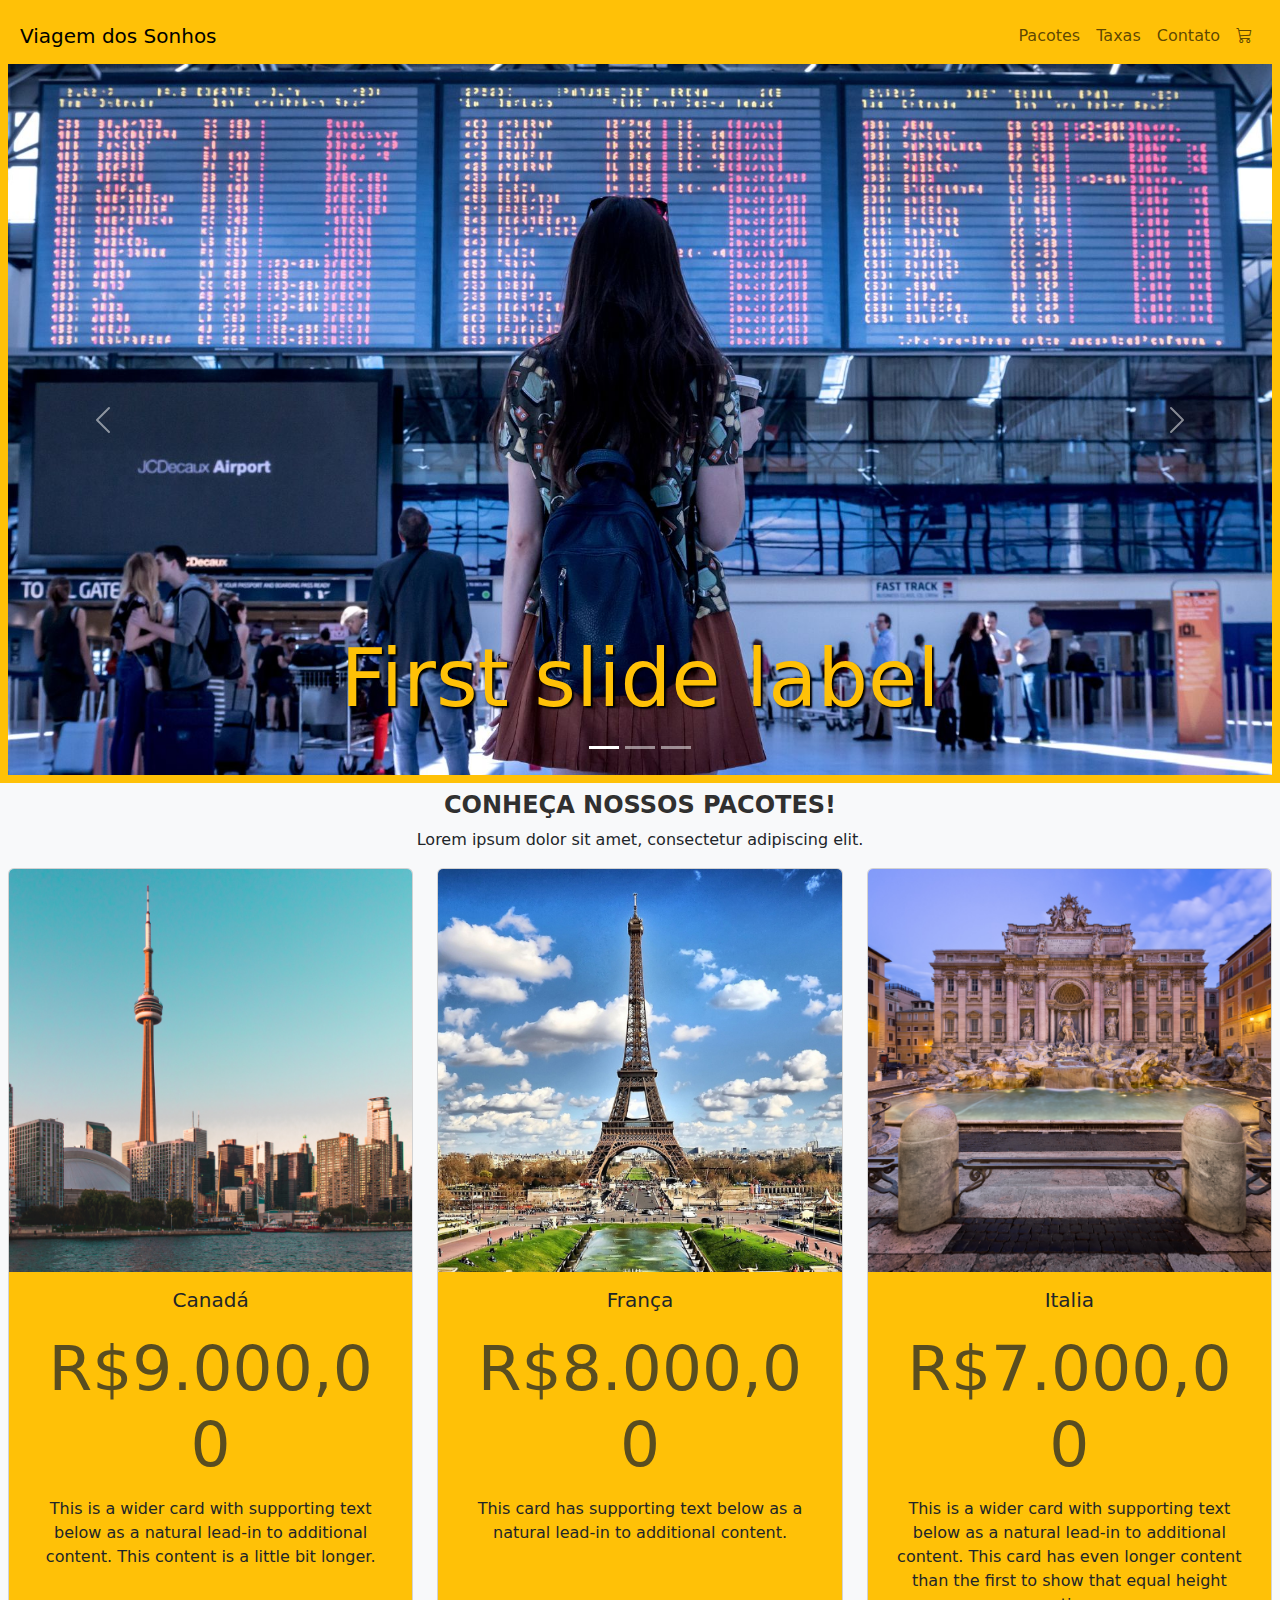
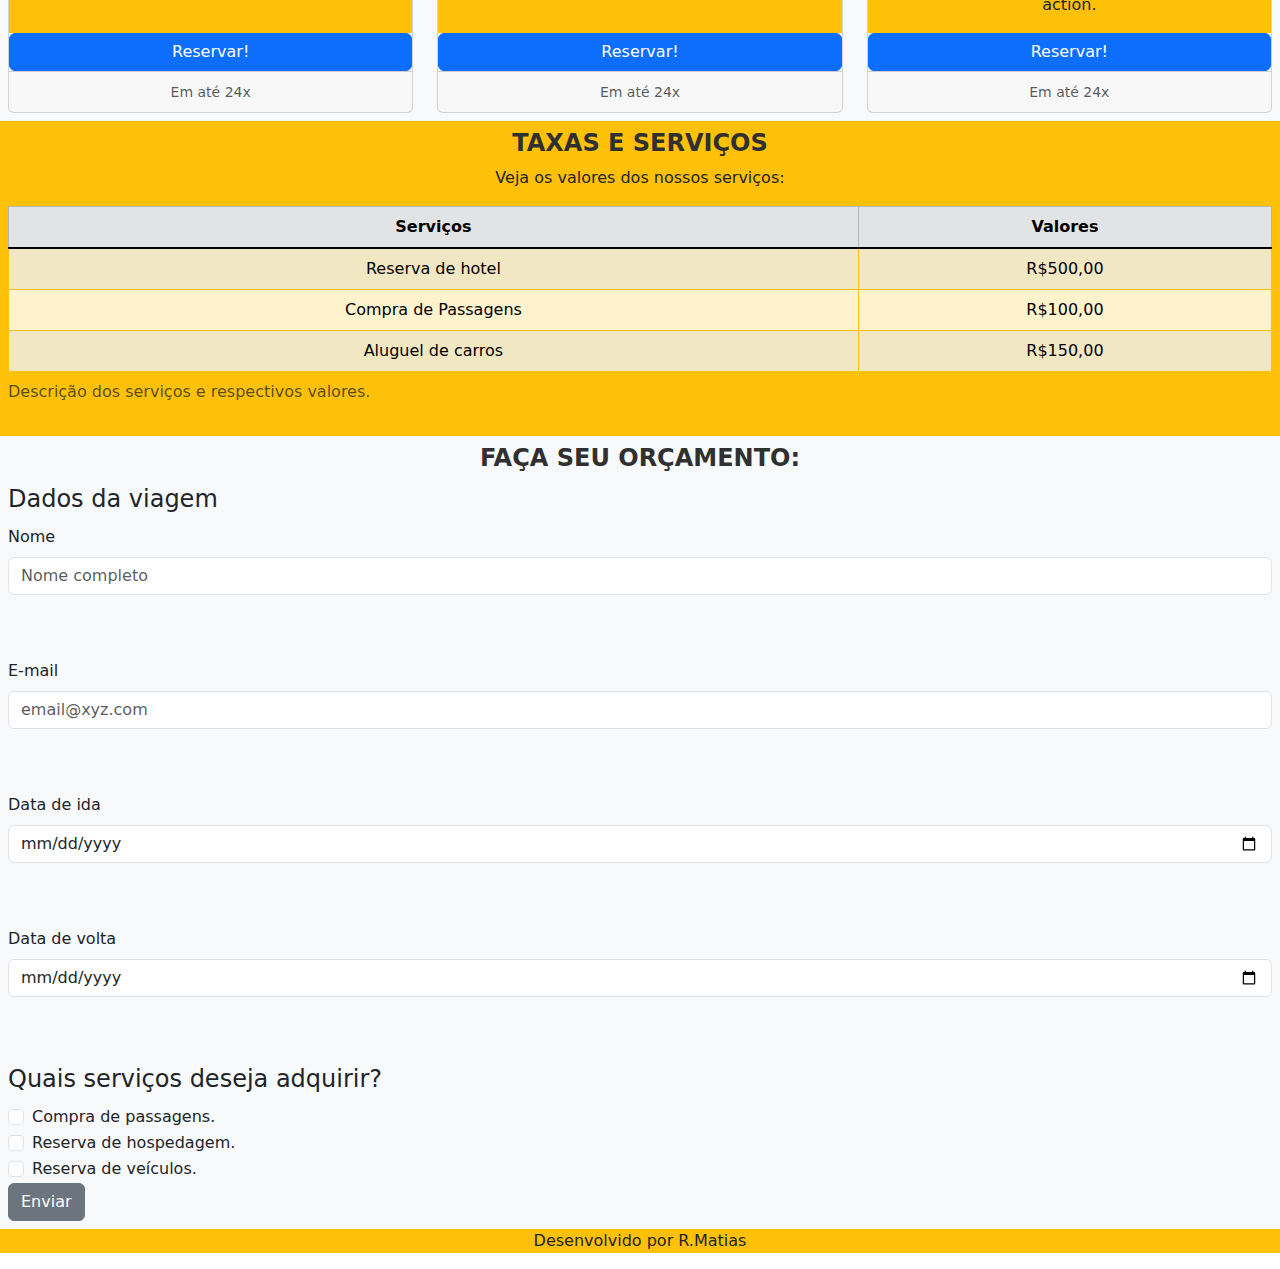
<file: site/index.html>
<!DOCTYPE html>
<html lang="pt-br">
<head>
    <meta charset="UTF-8">
    <meta name="viewport" content="width=device-width, initial-scale=1.0">
    <title>Viagem dos Sonhos</title>
    <link href="https://cdn.jsdelivr.net/npm/bootstrap@5.3.3/dist/css/bootstrap.min.css" rel="stylesheet" integrity="sha384-QWTKZyjpPEjISv5WaRU9OFeRpok6YctnYmDr5pNlyT2bRjXh0JMhjY6hW+ALEwIH" crossorigin="anonymous">
    <link rel="stylesheet" href="https://cdn.jsdelivr.net/npm/bootstrap-icons@1.11.3/font/bootstrap-icons.min.css">
    <link rel="stylesheet" href="style.css">
</head>
<body>
    <header class="container-fluid p-2 bg-warning text-center">
        <nav class="navbar navbar-expand-lg bg-warning">
            <div class="container-fluid">
              <a class="navbar-brand" href="#">Viagem dos Sonhos</a>
              <button class="navbar-toggler" type="button" data-bs-toggle="collapse" data-bs-target="#navbarSupportedContent" aria-controls="navbarSupportedContent" aria-expanded="false" aria-label="Toggle navigation">
                <span class="navbar-toggler-icon"></span>
              </button>
              <div class="collapse navbar-collapse justify-content-end bg-warning" id="navbarSupportedContent">
                <ul class="navbar-nav">
                  <li class="nav-item">
                    <a class="nav-link" aria-current="page" href="#">Pacotes</a>
                  </li>
                  <li class="nav-item">
                    <a class="nav-link" href="#">Taxas</a>
                  </li>
                  <li class="nav-item">
                    <a class="nav-link" href="#">Contato</a>
                  </li>
                  <li class="nav-item">
                    <a class="nav-link" href="#"><i class="bi bi-cart3"></i></a>
                  </li>
                </ul>
              </div>
            </div>
          </nav>

          <div id="carouselExampleCaptions" class="carousel slide">
            <div class="carousel-indicators">
              <button type="button" data-bs-target="#carouselExampleCaptions" data-bs-slide-to="0" class="active" aria-current="true" aria-label="Slide 1"></button>
              <button type="button" data-bs-target="#carouselExampleCaptions" data-bs-slide-to="1" aria-label="Slide 2"></button>
              <button type="button" data-bs-target="#carouselExampleCaptions" data-bs-slide-to="2" aria-label="Slide 3"></button>
            </div>
            <div class="carousel-inner">
              <div class="carousel-item active">
                <img src="./img/1.jpg" class="d-block w-100" alt="...">
                <div class="carousel-caption d-none d-md-block">
                  <h5>First slide label</h5>
                </div>
              </div>
              <div class="carousel-item">
                <img src="./img/2.jpg" class="d-block w-100" alt="...">
                <div class="carousel-caption d-none d-md-block">
                  <h5>Second slide label</h5>
                </div>
              </div>
              <div class="carousel-item">
                <img src="./img/3.jpg" class="d-block w-100" alt="...">
                <div class="carousel-caption d-none d-md-block">
                  <h5>Third slide label</h5>
                </div>
              </div>
            </div>
            <button class="carousel-control-prev" type="button" data-bs-target="#carouselExampleCaptions" data-bs-slide="prev">
              <span class="carousel-control-prev-icon" aria-hidden="true"></span>
              <span class="visually-hidden">Previous</span>
            </button>
            <button class="carousel-control-next" type="button" data-bs-target="#carouselExampleCaptions" data-bs-slide="next">
              <span class="carousel-control-next-icon" aria-hidden="true"></span>
              <span class="visually-hidden">Next</span>
            </button>
          </div>
    </header>

    <section class="container-fluid bg-light text-center p-2">
        <h2>Conheça nossos pacotes!</h2>
        <p>
            Lorem ipsum dolor sit amet, consectetur adipiscing elit.

        </p>

        <div class="row row-cols-1 row-cols-md-3 g-4">
            <div class="col">
              <div class="card h-100 ">
                <img src="img/canada.png" class="card-img-top" alt="...">
                <div class="card-body bg-warning">
                  <h5 class="card-title">Canadá</h5>
                  <h1 class="card-subtitle text-muted">R$9.000,00</h1>
                  <p class="card-text">This is a wider card with supporting text below as a natural lead-in to additional content. This content is a little bit longer.</p>
                </div>
                <a href="#" class="btn btn-primary" data-bs-toggle="modal" data-bs-target="#exampleModal">Reservar!</a>
                <div class="card-footer">
                  <small class="text-body-secondary">Em até 24x</small>
                </div>
              </div>
            </div>

            <div class="col">
              <div class="card h-100 ">
                <img src="img/franca.png" class="card-img-top" alt="...">
                <div class="card-body bg-warning">
                  <h5 class="card-title">França</h5>
                  <h1 class="card-subtitle text-muted">R$8.000,00</h1>
                  <p class="card-text">This card has supporting text below as a natural lead-in to additional content.</p>
                </div>
                <a href="#" class="btn btn-primary" data-bs-toggle="modal" data-bs-target="#exampleModal">Reservar!</a>
                <div class="card-footer">
                  <small class="text-body-secondary">Em até 24x</small>
                </div>
              </div>
            </div>

            <div class="col">
              <div class="card h-100 ">
                <img src="img/italia.png" class="card-img-top" alt="...">
                <div class="card-body bg-warning">
                  <h5 class="card-title">Italia</h5>
                  <h1 class="card-subtitle text-muted">R$7.000,00</h1>
                  <p class="card-text">This is a wider card with supporting text below as a natural lead-in to additional content. This card has even longer content than the first to show that equal height action.</p>
                </div>
                <a href="#" class="btn btn-primary" data-bs-toggle="modal" data-bs-target="#exampleModal">Reservar!</a>
                <div class="card-footer">
                  <small class="text-body-secondary">Em até 24x</small>
                </div>
              </div>
            </div>
          </div>
        
    </section>

    <section class="container-fluid bg-warning text-center p-2">
        <h2>Taxas e Serviços</h2>
        <p>Veja os valores dos nossos serviços:</p>

        <table class="table table-warning table-striped table-hover table-bordered border-warning">
            <caption>Descrição dos serviços e respectivos valores.</caption>
            <thead class="table-secondary">
                <tr>
                    <th>Serviços</th>
                    <th>Valores</th>
                </tr>
            </thead>

            <tbody class="table-group-divider">
                <tr>
                    <td>Reserva de hotel</td>
                    <td>R$500,00</td>
                </tr>
    
                <tr>
                    <td> Compra de Passagens</td>
                    <td> R$100,00</td>
                </tr>
    
                <tr>
                    <td> Aluguel de carros</td>
                    <td> R$150,00</td>
                </tr>
            </tbody>
            
        </table>
    </section>
    

    <section class="container-fluid bg-light p-2">
        <h2 class="text-center">Faça seu orçamento:</h2>
        <form method="get" action="">
            <fieldset>
                <legend>Dados da viagem</legend>
                <div class="mb-3">
                    <label class="form-label" for="nome">Nome <br>   
                    </label>
                    <input type="text" class="form-control" name="nome" id="nome" placeholder="Nome completo"><br><br>
                </div>
                
                <div class="mb-3">
                    <label class="form-label" for="email">E-mail<br>
                    </label>
                    <input type="email" class="form-control" placeholder="email@xyz.com" name="email" id="email"><br><br>
                </div>
                
                <div class="mb-3">
                    <label class="form-label" for="dataIda">Data de ida<br>       
                    </label>
                    <input type="date" class="form-control" name="dataIda" id="dataIda"><br><br>
                </div>

                <div class="mb-3">
                    <label class="form-label" for="dataVolta">Data de volta<br>       
                    </label>
                    <input type="date" class="form-control" name="dataVolta" id="dataVolta"><br><br>
                </div>
            </fieldset>

            <fieldset>
                <legend>Quais serviços deseja adquirir?</legend>
                <div class="form-check">
                    <input type="checkbox" class="form-check-input" name="passagens" value="passagens" id="compraPassagens">
                    <label class="form-check-label" for="compraPassagens">
                        Compra de passagens.
                    </label>
                </div>

                <div class="form-check">
                    <input type="checkbox" class="form-check-input" name="hospedagem" value="hospedagem" id="reservaHospedagem">
                    <label class="form-check-label" for="reservaHospedagem">
                        Reserva de hospedagem.
                    </label>
                </div>
                
                <div class="form-check">
                    <input type="checkbox" class="form-check-input" name="veiculos" value="veiculos" id="reservaVeiculos">
                    <label class="form-check-label" for="reservaVeiculos">
                        Reserva de veículos.
                    </label>
                </div>
            </fieldset>

            <button class="btn btn-secondary" type="button">Enviar</button>

        </form>
    </section>

    
    <footer class="container-fluid bg-warning text-center">
        <p>Desenvolvido por R.Matias</p>
    </footer>
    <script src="https://cdn.jsdelivr.net/npm/bootstrap@5.3.3/dist/js/bootstrap.bundle.min.js" integrity="sha384-YvpcrYf0tY3lHB60NNkmXc5s9fDVZLESaAA55NDzOxhy9GkcIdslK1eN7N6jIeHz" crossorigin="anonymous"></script>    
</body>

  <!-- Modal -->
  <div class="modal fade" id="exampleModal" tabindex="-1" aria-labelledby="exampleModalLabel" aria-hidden="true">
    <div class="modal-dialog">
      <div class="modal-content">
        <div class="modal-header">
          <h1 class="modal-title fs-5" id="exampleModalLabel">Suas compras</h1>
          <button type="button" class="btn-close" data-bs-dismiss="modal" aria-label="Close"></button>
        </div>
        <div class="modal-body">
          Produto adicionado ao carrinho!
        </div>
        <div class="modal-footer">
          <button type="button" class="btn btn-primary" data-bs-dismiss="modal">Continuar comprando.</button>
          <a href="checkout.html" type="button" class="btn btn-success">Finalizar compra.</a>
        </div>
      </div>
    </div>
  </div>
</html>
</file>
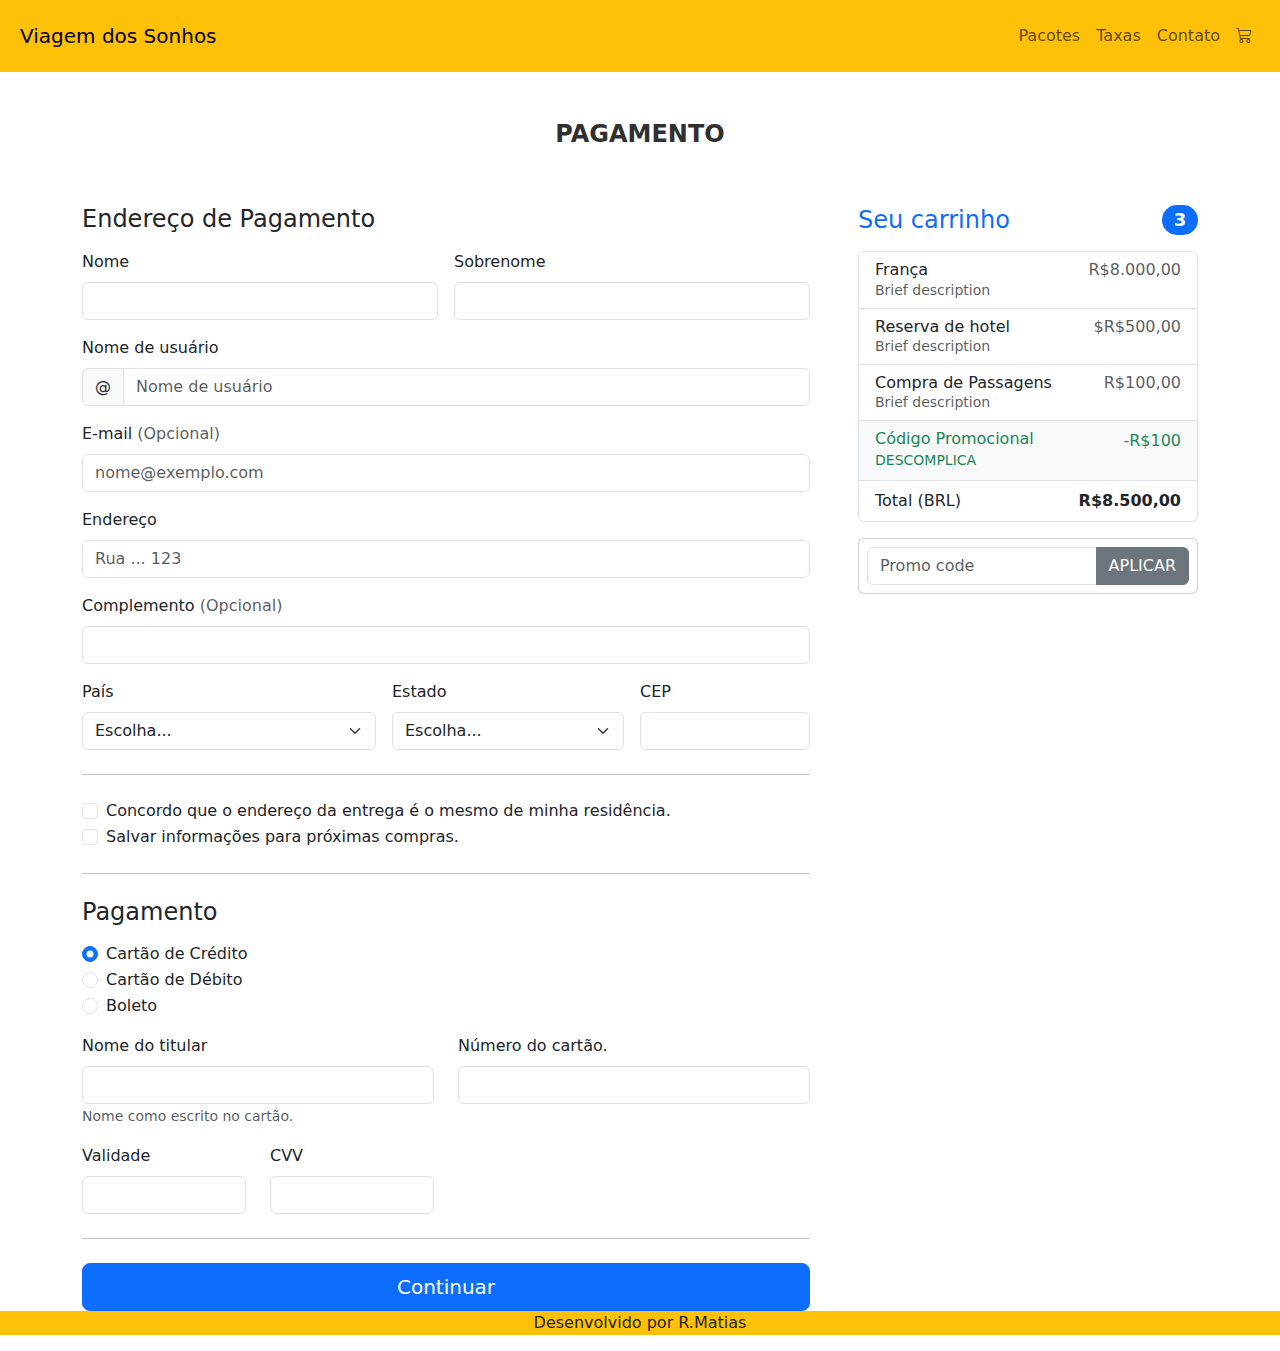
<file: site/checkout.html>
<!DOCTYPE html>
<html lang="pt-br">
<head>
    <meta charset="UTF-8">
    <meta name="viewport" content="width=device-width, initial-scale=1.0">
    <title>Viagem dos Sonhos</title>
    <link href="https://cdn.jsdelivr.net/npm/bootstrap@5.3.3/dist/css/bootstrap.min.css" rel="stylesheet" integrity="sha384-QWTKZyjpPEjISv5WaRU9OFeRpok6YctnYmDr5pNlyT2bRjXh0JMhjY6hW+ALEwIH" crossorigin="anonymous">
    <link rel="stylesheet" href="https://cdn.jsdelivr.net/npm/bootstrap-icons@1.11.3/font/bootstrap-icons.min.css">
    <link rel="stylesheet" href="style.css">
</head>
<body>
    <header class="container-fluid p-2 bg-warning text-center">
        <nav class="navbar navbar-expand-lg bg-warning">
            <div class="container-fluid">
              <a class="navbar-brand" href="#">Viagem dos Sonhos</a>
              <button class="navbar-toggler" type="button" data-bs-toggle="collapse" data-bs-target="#navbarSupportedContent" aria-controls="navbarSupportedContent" aria-expanded="false" aria-label="Toggle navigation">
                <span class="navbar-toggler-icon"></span>
              </button>
              <div class="collapse navbar-collapse justify-content-end bg-warning" id="navbarSupportedContent">
                <ul class="navbar-nav">
                  <li class="nav-item">
                    <a class="nav-link" aria-current="page" href="#">Pacotes</a>
                  </li>
                  <li class="nav-item">
                    <a class="nav-link" href="#">Taxas</a>
                  </li>
                  <li class="nav-item">
                    <a class="nav-link" href="#">Contato</a>
                  </li>
                  <li class="nav-item">
                    <a class="nav-link" href="#"><i class="bi bi-cart3"></i></a>
                  </li>
                </ul>
              </div>
            </div>
          </nav>
    </header>

          <main class="container">
            <div class="py-5 text-center">
              <h2>Pagamento</h2>
            </div>
        
            <div class="row g-5">
              <div class="col-md-5 col-lg-4 order-md-last">
                <h4 class="d-flex justify-content-between align-items-center mb-3">
                  <span class="text-primary">Seu carrinho</span>
                  <span class="badge bg-primary rounded-pill">3</span>
                </h4>
                <ul class="list-group mb-3">
                  <li class="list-group-item d-flex justify-content-between lh-sm">
                    <div>
                      <h6 class="my-0">França</h6>
                      <small class="text-body-secondary">Brief description</small>
                    </div>
                    <span class="text-body-secondary">R$8.000,00</span>
                  </li>
                  <li class="list-group-item d-flex justify-content-between lh-sm">
                    <div>
                      <h6 class="my-0">Reserva de hotel</h6>
                      <small class="text-body-secondary">Brief description</small>
                    </div>
                    <span class="text-body-secondary">$R$500,00</span>
                  </li>
                  <li class="list-group-item d-flex justify-content-between lh-sm">
                    <div>
                      <h6 class="my-0">Compra de Passagens</h6>
                      <small class="text-body-secondary">Brief description</small>
                    </div>
                    <span class="text-body-secondary">R$100,00</span>
                  </li>
                  <li class="list-group-item d-flex justify-content-between bg-body-tertiary">
                    <div class="text-success">
                      <h6 class="my-0">Código Promocional</h6>
                      <small>DESCOMPLICA</small>
                    </div>
                    <span class="text-success">-R$100</span>
                  </li>
                  <li class="list-group-item d-flex justify-content-between">
                    <span>Total (BRL)</span>
                    <strong>R$8.500,00</strong>
                  </li>
                </ul>
        
                <form class="card p-2">
                  <div class="input-group">
                    <input type="text" class="form-control" placeholder="Promo code">
                    <button type="submit" class="btn btn-secondary">APLICAR</button>
                  </div>
                </form>
              </div>
              <div class="col-md-7 col-lg-8">
                <h4 class="mb-3">Endereço de Pagamento</h4>
                <form class="needs-validation" novalidate>
                  <div class="row g-3">
                    <div class="col-sm-6">
                      <label for="firstName" class="form-label">Nome</label>
                      <input type="text" class="form-control" id="firstName" placeholder="" value="" required>
                      <div class="invalid-feedback">
                        Insira um nome válido.
                      </div>
                    </div>
        
                    <div class="col-sm-6">
                      <label for="lastName" class="form-label">Sobrenome</label>
                      <input type="text" class="form-control" id="lastName" placeholder="" value="" required>
                      <div class="invalid-feedback">
                        Insira um sobrenome válido.
                      </div>
                    </div>
        
                    <div class="col-12">
                      <label for="username" class="form-label">Nome de usuário</label>
                      <div class="input-group has-validation">
                        <span class="input-group-text">@</span>
                        <input type="text" class="form-control" id="username" placeholder="Nome de usuário" required>
                      <div class="invalid-feedback">
                        Insira um nome de usuário válido.
                        </div>
                      </div>
                    </div>
        
                    <div class="col-12">
                      <label for="email" class="form-label">E-mail <span class="text-body-secondary">(Opcional)</span></label>
                      <input type="email" class="form-control" id="email" placeholder="nome@exemplo.com">
                      <div class="invalid-feedback">
                        Por gentileza, digite um e-mail válido.
                      </div>
                    </div>
        
                    <div class="col-12">
                      <label for="address" class="form-label">Endereço</label>
                      <input type="text" class="form-control" id="address" placeholder="Rua ... 123" required>
                      <div class="invalid-feedback">
                        Por gentileza, digite seu endereço.
                      </div>
                    </div>
        
                    <div class="col-12">
                      <label for="address2" class="form-label">Complemento <span class="text-body-secondary">(Opcional)</span></label>
                      <input type="text" class="form-control" id="address2" placeholder="">
                    </div>
        
                    <div class="col-md-5">
                      <label for="country" class="form-label">País</label>
                      <select class="form-select" id="country" required>
                        <option value="">Escolha...</option>
                        <option>Brasil</option>
                      </select>
                      <div class="invalid-feedback">
                        Escolha um país válido.
                      </div>
                    </div>
        
                    <div class="col-md-4">
                      <label for="state" class="form-label">Estado</label>
                      <select class="form-select" id="state" required>
                        <option value="">Escolha...</option>
                        <option>São Paulo</option>
                        <option>Minas Gerais</option>
                        <option>Rio de Janeiro</option>
                      </select>
                      <div class="invalid-feedback">
                        Por favor, escolha um estado.
                      </div>
                    </div>
        
                    <div class="col-md-3">
                      <label for="zip" class="form-label">CEP</label>
                      <input type="text" class="form-control" id="zip" placeholder="" required>
                      <div class="invalid-feedback">
                        CEP necessário.
                      </div>
                    </div>
                  </div>
        
                  <hr class="my-4">
        
                  <div class="form-check">
                    <input type="checkbox" class="form-check-input" id="same-address">
                    <label class="form-check-label" for="same-address">Concordo que o endereço da entrega é o mesmo de minha residência.</label>
                  </div>
        
                  <div class="form-check">
                    <input type="checkbox" class="form-check-input" id="save-info">
                    <label class="form-check-label" for="save-info">Salvar informações para próximas compras.</label>
                  </div>
        
                  <hr class="my-4">
        
                  <h4 class="mb-3">Pagamento</h4>
        
                  <div class="my-3">
                    <div class="form-check">
                      <input id="credit" name="paymentMethod" type="radio" class="form-check-input" checked required>
                      <label class="form-check-label" for="credit">Cartão de Crédito</label>
                    </div>
                    <div class="form-check">
                      <input id="debit" name="paymentMethod" type="radio" class="form-check-input" required>
                      <label class="form-check-label" for="debit">Cartão de Débito</label>
                    </div>
                    <div class="form-check">
                      <input id="paypal" name="paymentMethod" type="radio" class="form-check-input" required>
                      <label class="form-check-label" for="paypal">Boleto</label>
                    </div>
                  </div>
        
                  <div class="row gy-3">
                    <div class="col-md-6">
                      <label for="cc-name" class="form-label">Nome do titular</label>
                      <input type="text" class="form-control" id="cc-name" placeholder="" required>
                      <small class="text-body-secondary">Nome como escrito no cartão.</small>
                      <div class="invalid-feedback">
                        Nome do titular do cartão é necessário.
                      </div>
                    </div>
        
                    <div class="col-md-6">
                      <label for="cc-number" class="form-label">Número do cartão.</label>
                      <input type="text" class="form-control" id="cc-number" placeholder="" required>
                      <div class="invalid-feedback">
                        Número do cartão é necessário.
                      </div>
                    </div>
        
                    <div class="col-md-3">
                      <label for="cc-expiration" class="form-label">Validade</label>
                      <input type="text" class="form-control" id="cc-expiration" placeholder="" required>
                      <div class="invalid-feedback">
                        Validade do cartão necessária!
                      </div>
                    </div>
        
                    <div class="col-md-3">
                      <label for="cc-cvv" class="form-label">CVV</label>
                      <input type="text" class="form-control" id="cc-cvv" placeholder="" required>
                      <div class="invalid-feedback">
                        Código de segurança necessário!
                      </div>
                    </div>
                  </div>
        
                  <hr class="my-4">
        
                  <button class="w-100 btn btn-primary btn-lg" type="submit">Continuar</button>
                </form>
              </div>
            </div>
          </main>


          <footer class="container-fluid bg-warning text-center">
            <p>Desenvolvido por R.Matias</p>
        </footer>
        <script src="https://cdn.jsdelivr.net/npm/bootstrap@5.3.3/dist/js/bootstrap.bundle.min.js" integrity="sha384-YvpcrYf0tY3lHB60NNkmXc5s9fDVZLESaAA55NDzOxhy9GkcIdslK1eN7N6jIeHz" crossorigin="anonymous"></script>    
    </body>
    
      <!-- Modal -->
      <div class="modal fade" id="exampleModal" tabindex="-1" aria-labelledby="exampleModalLabel" aria-hidden="true">
        <div class="modal-dialog">
          <div class="modal-content">
            <div class="modal-header">
              <h1 class="modal-title fs-5" id="exampleModalLabel">Suas compras</h1>
              <button type="button" class="btn-close" data-bs-dismiss="modal" aria-label="Close"></button>
            </div>
            <div class="modal-body">
              Produto adicionado ao carrinho!
            </div>
            <div class="modal-footer">
              <button type="button" class="btn btn-primary" data-bs-dismiss="modal">Continuar comprando.</button>
              <button type="button" class="btn btn-success">Finalizar compra.</button>
            </div>
          </div>
        </div>
      </div>
    </html>
</file>
<file: site/style.css>
h1{
    font-size: 63px;
    color: white;
    padding: 15px;
    text-align: center;
}

h2{
    font-size: 24px;
    text-transform: uppercase;
    color: #303030;
    font-weight: 600;
}

.carousel-caption h5{
    font-size: 80px;
    color: #ffc107;
    text-shadow: 2px 2px 2px black;
}
</file>
